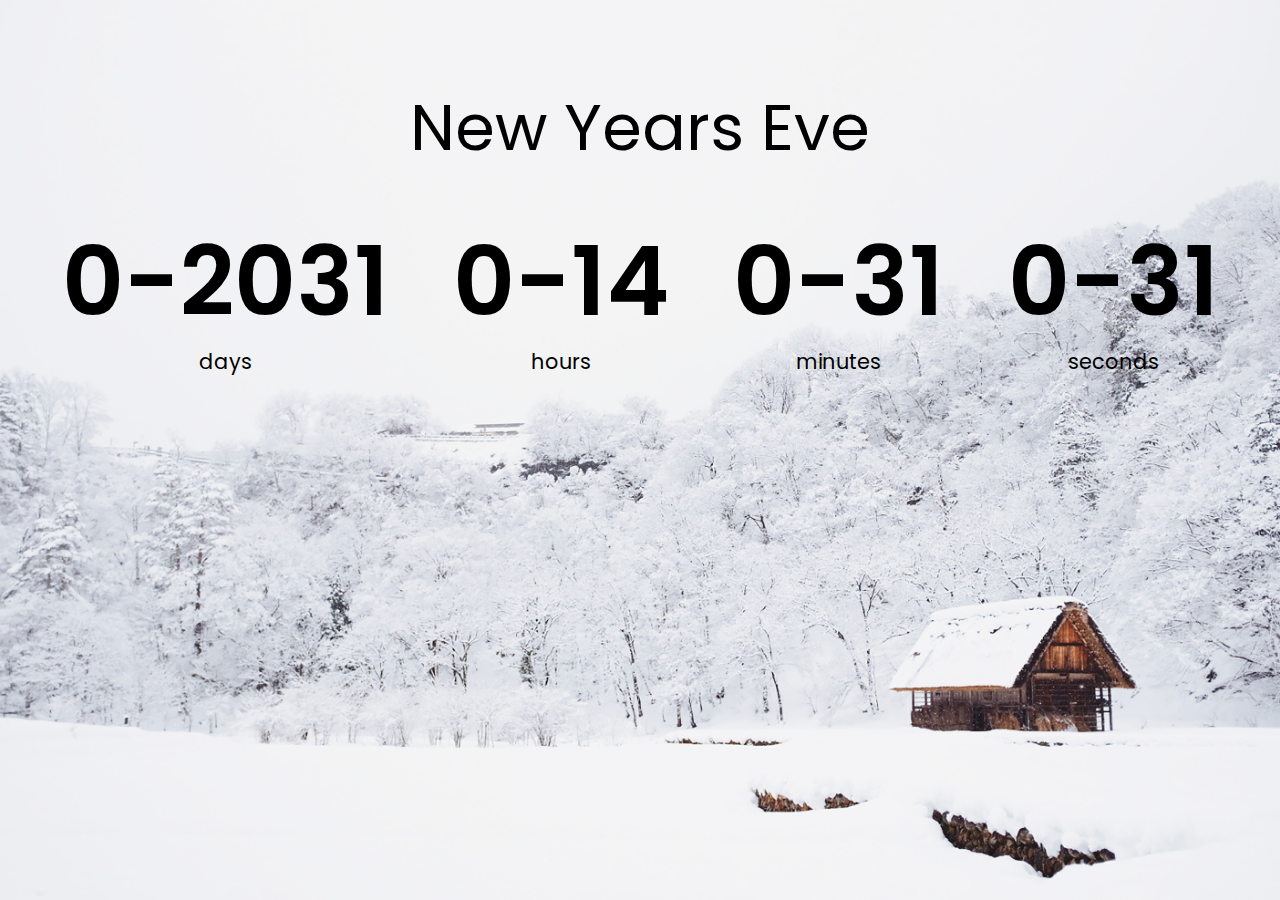
<file: countdown-timer/index.html>
<!DOCTYPE html>
<html lang="en">
<head>
    <meta charset="UTF-8">
    <meta name="viewport" content="width=device-width, initial-scale=1.0">
    <title>Countdown Timer</title>
    <link rel="stylesheet" href="style.css">
    <script src="script.js" defer></script>
</head>
<body>
    <h1>New Years Eve</h1>

    <div class="countdown-container">
        <div class="countdown-el days-c">
            <p class="big-text" id="days">0</p>
            <span>days</span>
        </div>
        <div class="countdown-el hours-c">
            <p class="big-text" id="hours">0</p>
            <span>hours</span>
        </div>
        <div class="countdown-el minutes-c">
            <p class="big-text" id="minutes">0</p>
            <span>minutes</span>
        </div>
        <div class="countdown-el seconds-c">
            <p class="big-text" id="seconds">0</p>
            <span>seconds</span>
        </div>
    </div>
</body>
</html>
</file>
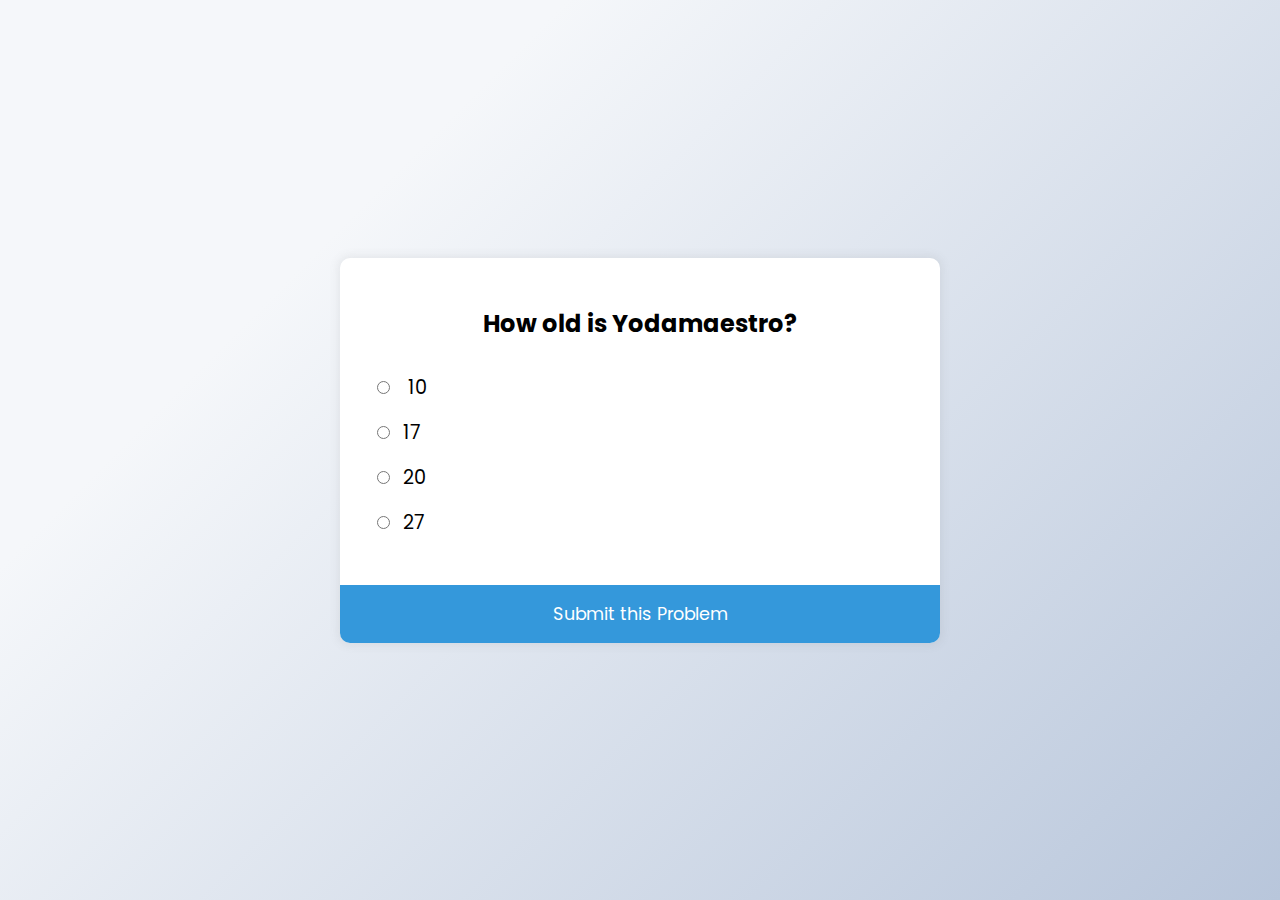
<file: Quiz_app/index.html>
<!DOCTYPE html>
<html lang="en">
<head> 
    <meta charset="UTF-8">
    <meta name="viewport" content="width=device-width, initial-scale=1.0">
    <title>Quiz App</title>
    <link rel="stylesheet" href="style.css">
    <script src="script.js" defer></script>
</head>
<body>
    <div class="quiz-container" id="quiz">
        <div class="quiz-header">
            <h2 id="question">Question text</h2>
        <ul>
            <li>
                <input type="radio" id="a" name="answer" class="answer" />
                <label id="a_text" for="a"> Question
                </label>
            </li>
            <li><input type="radio" id="b" name="answer" class="answer" /><label id="b_text" for="b"> Question</label></li>
            <li><input type="radio" id="c" name="answer" class="answer" /><label id="c_text" for="c"> Question</label></li>
            <li><input type="radio" id="d" name="answer" class="answer" /><label id="d_text" for="d"> Question</label></li>
         </ul>
        </div>
        <button id="submit">Submit this Problem</button>
    </div>
</body>
</html>
</file>
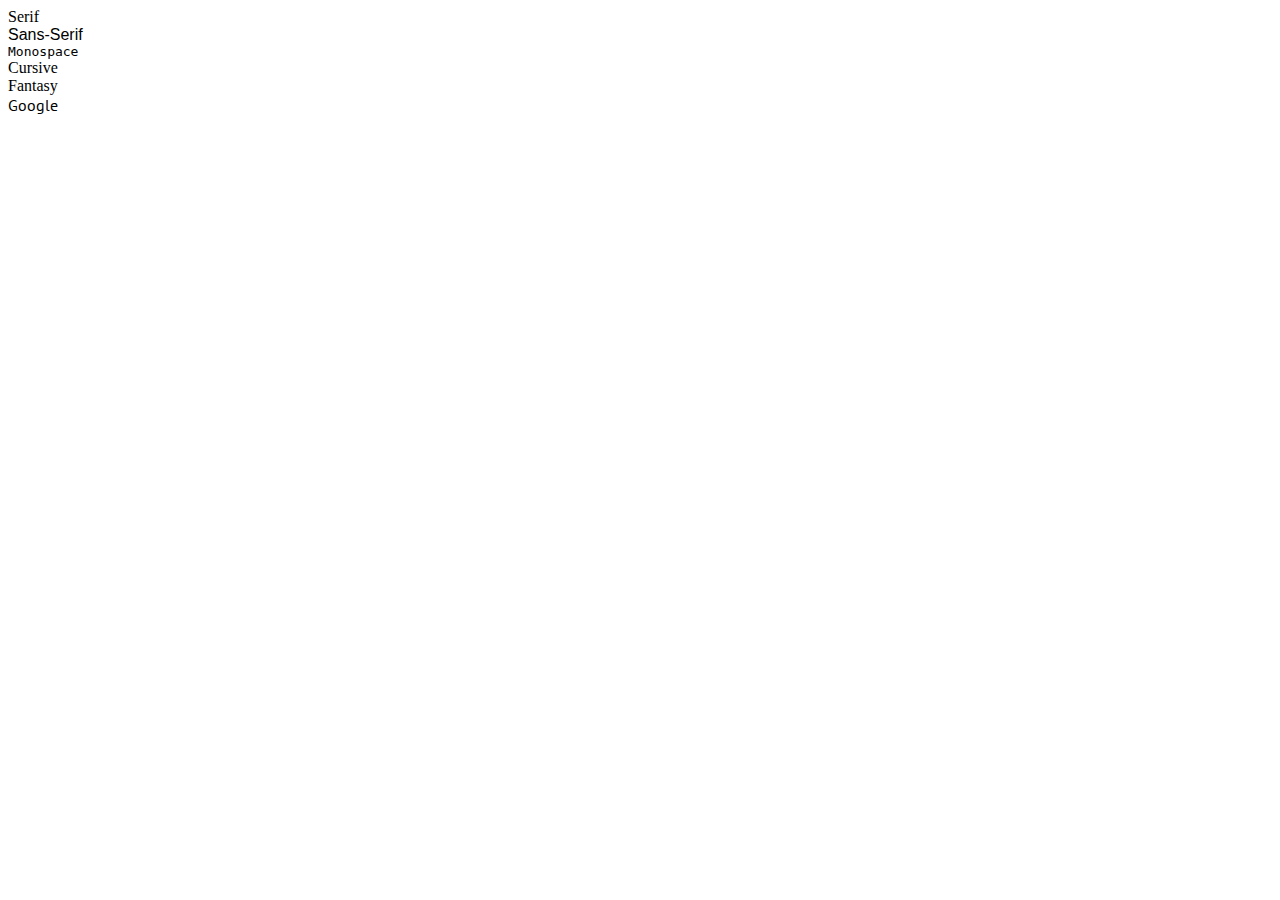
<file: codeit.html>
<!DOCTYPE html>
<html lang="en">
<head>
    <meta charset="UTF-8">
    <meta name="viewport" content="width=device-width, initial-scale=1.0">
    <title>Fonts</title>
    <link rel="stylesheet" href="codeit.css">
    <link rel="preconnect" href="https://fonts.gstatic.com">
    <link href="https://fonts.googleapis.com/css2?family=Jua&family=PT+Sans:ital,wght@0,400;0,700;1,400&display=swap" rel="stylesheet">
</head>
<body>
    <div id="serif">
        Serif</div>
    <div id="sans-serif">
        Sans-Serif</div>
    <div id="monospace">
        Monospace</div>
    <div id="cursive">
        Cursive</div>
    <div id="fantasy">
        Fantasy</div>
    <div id="google">
        Google</div>
</body>
</html>
</file>
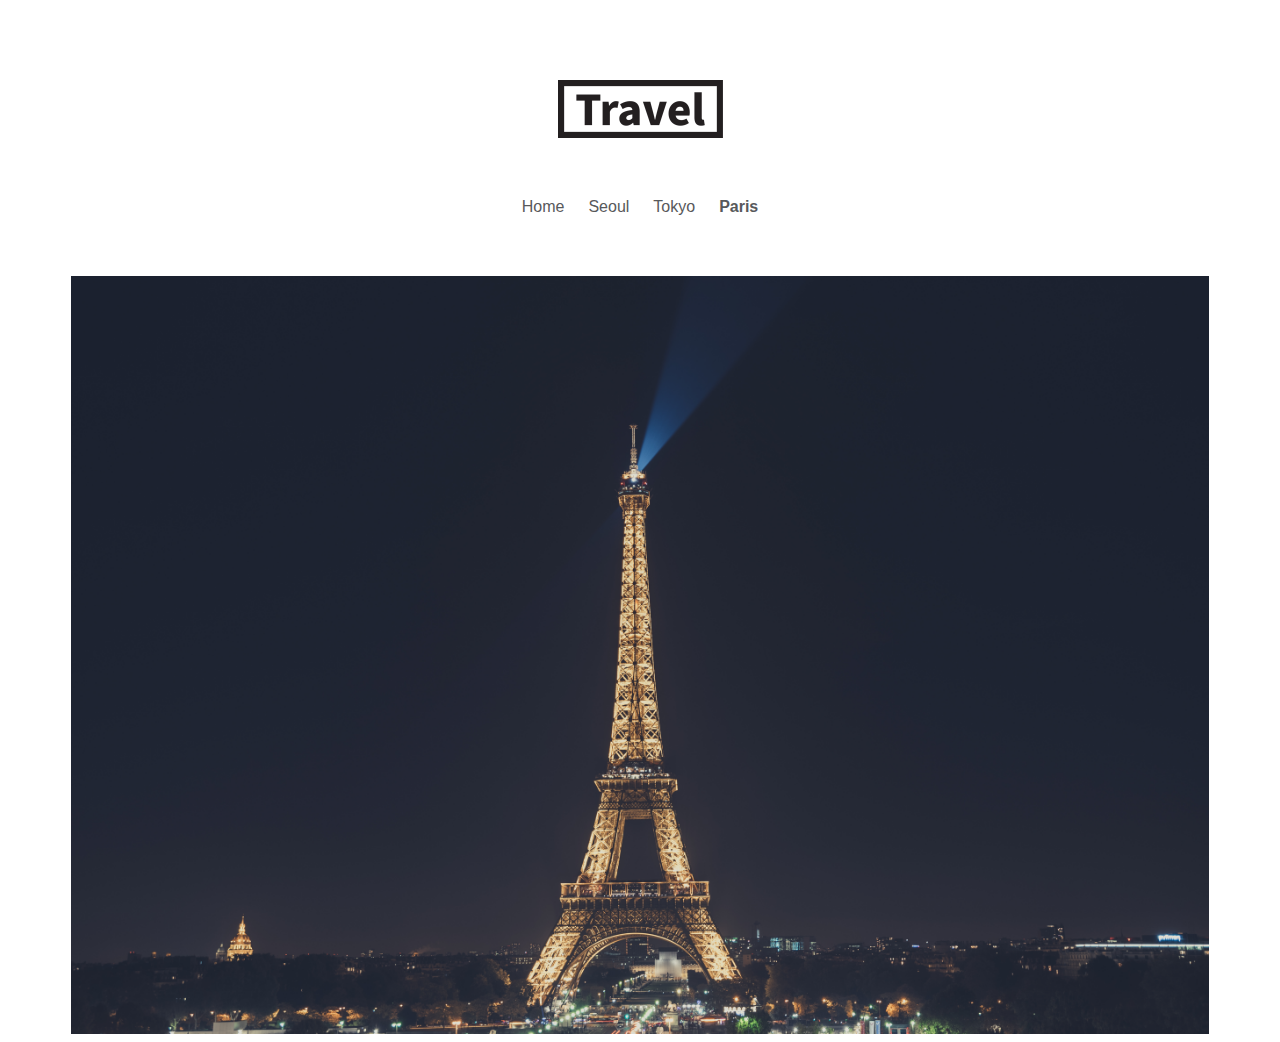
<file: Travel-site/paris.html>
<!DOCTYPE html>
<html>
<head>
  <title>Travel Website</title>
  <link rel="stylesheet" href="styles.css">
</head>
<body>
  <img class="image_logo" src="images/logo.png" alt="">
  <div class="linkTo">
    <a href="index.html">Home</a>
    <a href="seoul.html">Seoul</a>
    <a href="tokyo.html">Tokyo</a>
    <a href="#"><b>Paris</b></a>
  </div>
  <img src="images/paris.png" alt=""/>
</body>
</html>
</file>
<file: countdown-timer/style.css>
@import url('https://fonts.googleapis.com/css2?family=Poppins:wght@300;400;600&display=swap');

* {
    box-sizing: border-box;
}

body {
    background-image: url("./snow.jpg");
    min-height: 100vh;
    background-size: cover;
    background-position: center center;
    display: flex;
    align-items: center;
    flex-direction: column;
    font-family: "Poppins", sans-serif;
    margin: 0;
}

h1 {
    font-weight: normal;
    font-size: 4rem;
    margin-top: 5rem;
}

.big-text {
    font-weight: 600;
    font-size:  6rem;
    line-height: 1;
    margin: 0 2rem;
    margin: 1rem 2rem;
}

.countdown-container {
    display: flex;
    flex-wrap: wrap;
    justify-content: center;
}

.countdown-el {
    text-align: center;
}

.countdown-el span{
    font-size: 1.3rem;
}
</file>
<file: Quiz_app/style.css>
@import url('https://fonts.googleapis.com/css2?family=Poppins:wght@300;400;600&display=swap');

* {
    box-sizing: border-box;
}

body {
    background-color: #b8c6db;
    background-image: linear-gradient(315deg, #b8c6db 0%, #f5f7fa 74%);
    font-family: "Poppins", sans-serif;
    margin: 0;
    display: flex;
    align-items: center;
    justify-content: center;
    min-height: 100vh;
}

.quiz-container {
    background-color: #fff;
    overflow: hidden;
    border-radius: 10px;
    box-shadow: 0 0 10px 2px rgba(100,100,100,0.1);
    width: 600px;
    max-width: 100%;
}

.quiz-header {
    padding: 2rem;
}

h2{
    margin: 0;
    text-align: center;
    padding: 1rem;

}

ul{
    list-style-type: none;
    padding: 0;
}

ul li{
    font-size: 1.2rem;
    margin: 1rem 0;
}

ul li label{
    cursor: pointer;
}

label {
    margin-left: 10px;
}

button {
    background-color: #3498db;
    border: none;
    color: white;
    display: block;
    cursor: pointer;
    width : 100%;
    padding:1rem;
    font-family: inherit;
    font-size: 1.1rem;
}

button:hover {
    background-color: #0a578a;
}

button:focus {
    background-color: #0a578a;
    outline: none;
}
</file>
<file: codeit.css>
#serif {
    font-family: serif;
}
#sans-serif {
    font-family: sans-serif;
}
#monospace {
    font-family: monospace;
}
#cursive {
    font-family: cursive;
}
#fantasy {
    font-family: fantasy;
}
#google {
    font-family: 'PT Sans', sans-serif;
}
</file>
<file: Travel-site/styles.css>
.image_logo {
    width: 165px;
    height: 58px;
    display: block;
    margin-left: auto;
    margin-right: auto;
    margin-top: 80px;
}

.linkTo {
    margin-top: 60px;
    margin-bottom: 60px;
    text-align: center;
}

.linkTo a {
    font-family: Arial, Helvetica, sans-serif;
    font-weight: normal;
    font-size: 16px;
    text-decoration: none;
    color: #58595B;
    margin-left: 10px;
    margin-right: 10px;
}

img {
    display: block;
    margin-left: auto;
    margin-right: auto;
    width: 90%;
}
</file>
